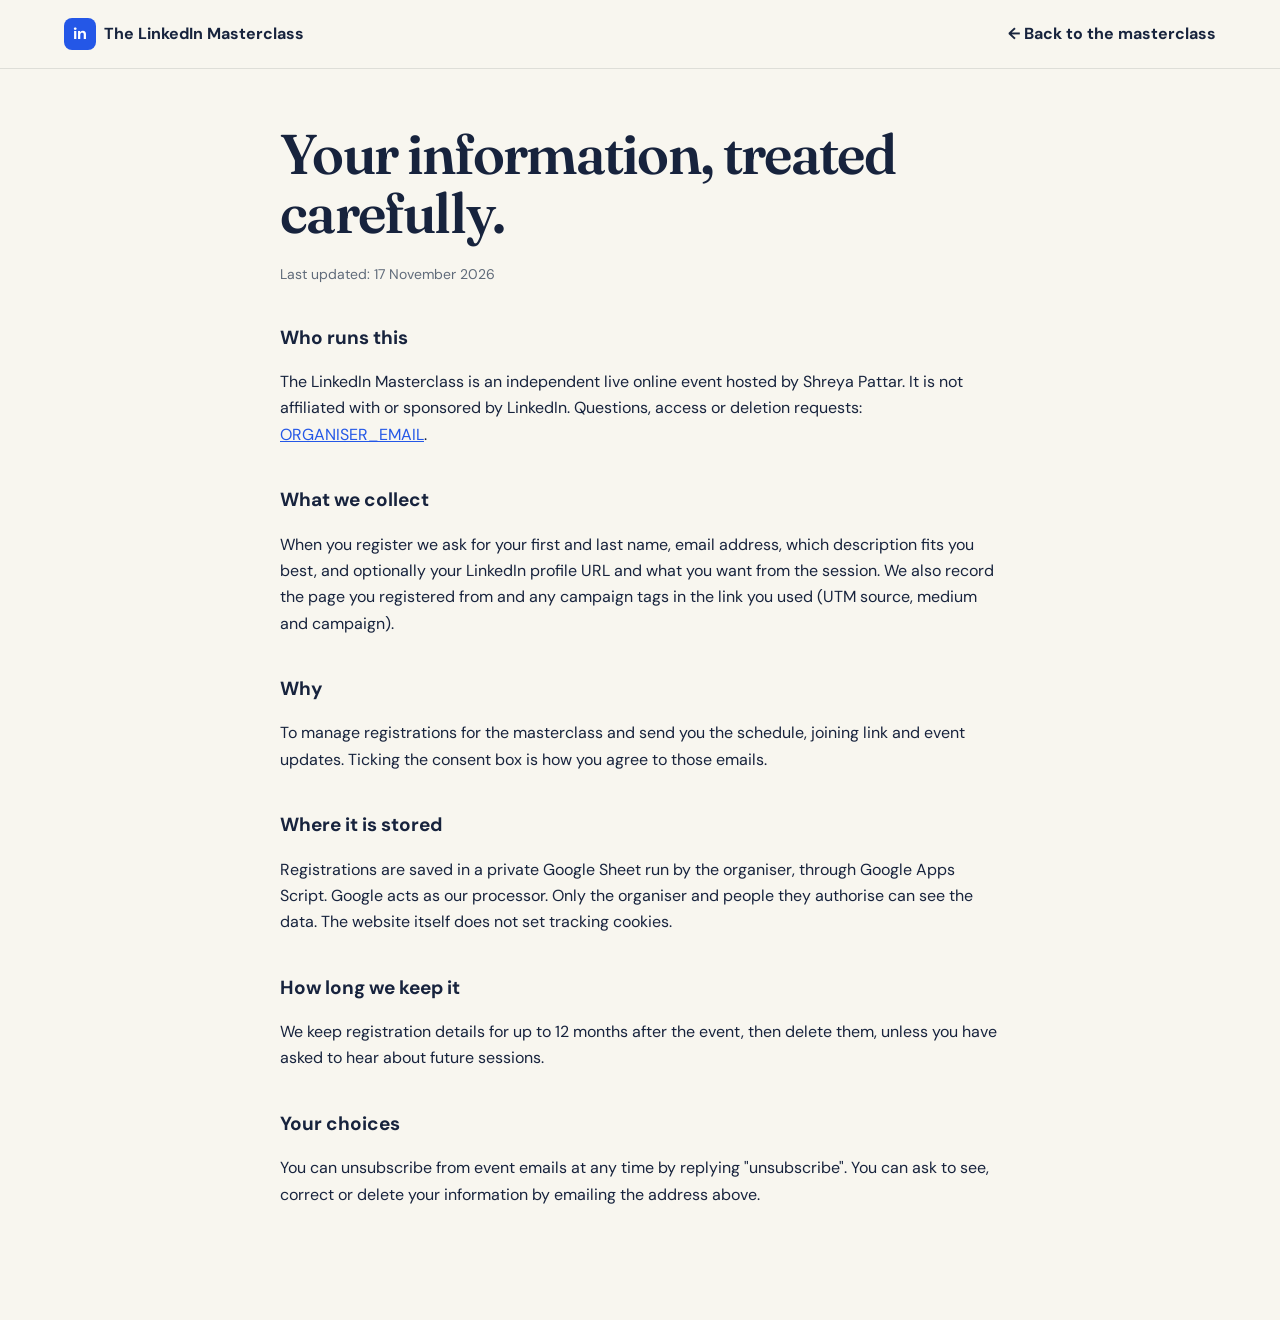
<file: privacy.html>
<!doctype html>
<html lang="en">
<head>
  <meta charset="utf-8" />
  <meta name="viewport" content="width=device-width, initial-scale=1" />
  <title>Privacy notice | The LinkedIn Masterclass</title>
  <link rel="icon" href="assets/favicon.svg" type="image/svg+xml" />
  <link href="https://fonts.googleapis.com/css2?family=DM+Sans:wght@400;500;700;800&family=Fraunces:opsz,wght@9..144,600&display=swap" rel="stylesheet" />
  <style>
    body{margin:0;background:#f8f6ef;color:#17233d;font:16px/1.65 'DM Sans',Arial,sans-serif}
    header{padding:18px max(5vw,16px);border-bottom:1px solid #deded8;display:flex;justify-content:space-between;align-items:center;gap:12px;flex-wrap:wrap}
    header a{color:#17233d;font-weight:700;text-decoration:none}
    .mark{display:inline-flex;width:32px;height:32px;border-radius:8px;background:#2457e7;color:#fff;align-items:center;justify-content:center;margin-right:8px;font-weight:800}
    main{max-width:720px;margin:0 auto;padding:56px max(5vw,16px) 96px}
    h1{font:600 clamp(36px,6vw,56px)/1.05 Fraunces,Georgia,serif;letter-spacing:-.03em;margin:0 0 20px}
    h2{font-size:19px;margin:36px 0 8px}
    a{color:#2457e7}
    .meta{color:#606b7a;font-size:14px}
  </style>
</head>
<body>
  <header><a href="index.html"><span class="mark">in</span>The LinkedIn Masterclass</a><a href="index.html">← Back to the masterclass</a></header>
  <main>
    <h1>Your information, treated carefully.</h1>
    <p class="meta">Last updated: 17 November 2026</p>

    <h2>Who runs this</h2>
    <p>The LinkedIn Masterclass is an independent live online event hosted by Shreya Pattar. It is not affiliated with or sponsored by LinkedIn. Questions, access or deletion requests: <a href="mailto:ORGANISER_EMAIL">ORGANISER_EMAIL</a>.</p>

    <h2>What we collect</h2>
    <p>When you register we ask for your first and last name, email address, which description fits you best, and optionally your LinkedIn profile URL and what you want from the session. We also record the page you registered from and any campaign tags in the link you used (UTM source, medium and campaign).</p>

    <h2>Why</h2>
    <p>To manage registrations for the masterclass and send you the schedule, joining link and event updates. Ticking the consent box is how you agree to those emails.</p>

    <h2>Where it is stored</h2>
    <p>Registrations are saved in a private Google Sheet run by the organiser, through Google Apps Script. Google acts as our processor. Only the organiser and people they authorise can see the data. The website itself does not set tracking cookies.</p>

    <h2>How long we keep it</h2>
    <p>We keep registration details for up to 12 months after the event, then delete them, unless you have asked to hear about future sessions.</p>

    <h2>Your choices</h2>
    <p>You can unsubscribe from event emails at any time by replying "unsubscribe". You can ask to see, correct or delete your information by emailing the address above.</p>
  </main>
</body>
</html>
</file>
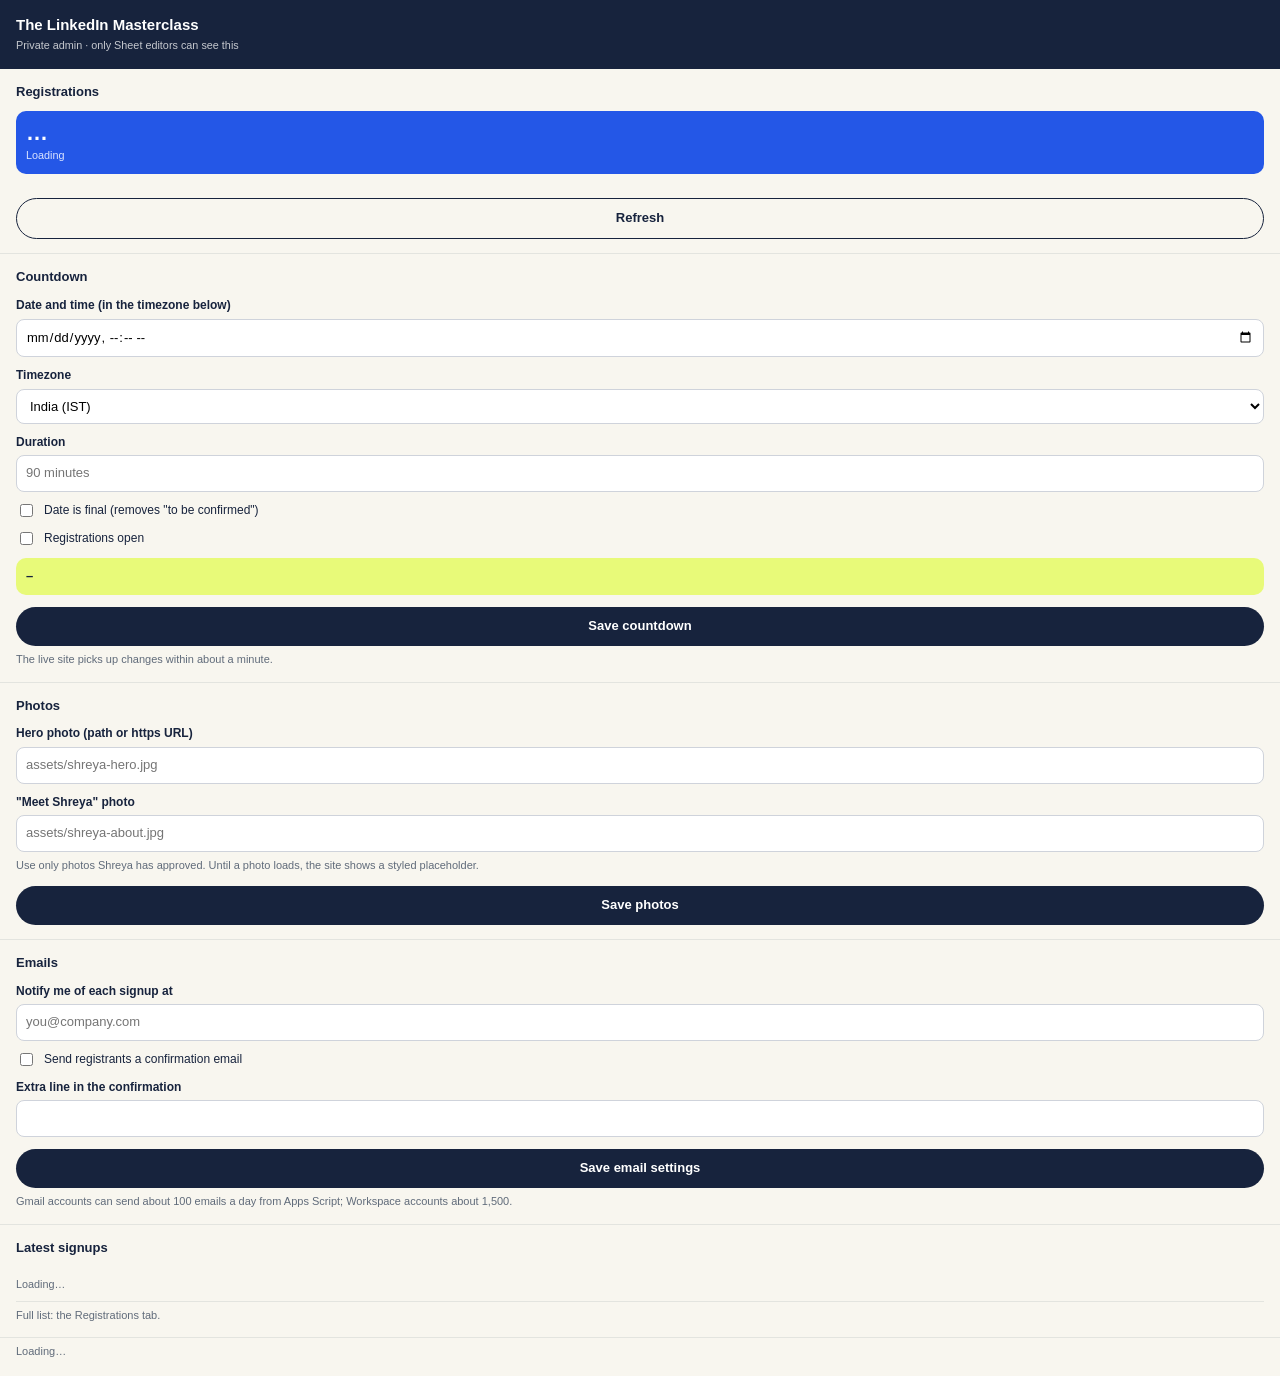
<file: backend/AdminPanel.html>
<!DOCTYPE html>
<html>
<head>
<base target="_top">
<style>
  :root{--ink:#17233d;--blue:#2457e7;--muted:#606b7a;--line:#e3e4df;--lime:#e8fa79;--cream:#f8f6ef}
  *{box-sizing:border-box}
  body{margin:0;font:13px/1.45 'DM Sans',Arial,sans-serif;color:var(--ink);background:var(--cream)}
  header{background:var(--ink);color:#fff;padding:14px 16px}
  header b{font-size:15px;display:block}
  header small{opacity:.75}
  section{padding:14px 16px;border-bottom:1px solid var(--line)}
  h3{margin:0 0 10px;font-size:13px}
  .stats{display:grid;grid-template-columns:1fr 1fr;gap:8px}
  .stat{background:#fff;border:1px solid var(--line);border-radius:10px;padding:10px}
  .stat b{font-size:22px;display:block;line-height:1.1}
  .stat small{color:var(--muted)}
  .stat.big{grid-column:1/-1;background:var(--blue);color:#fff;border:0}
  .stat.big small{color:#dbe4ff}
  .bar{display:flex;align-items:center;gap:8px;margin:5px 0;font-size:12px}
  .bar span:first-child{flex:0 0 120px;overflow:hidden;text-overflow:ellipsis;white-space:nowrap}
  .bar i{display:block;height:8px;background:var(--blue);border-radius:4px}
  .bar em{font-style:normal;color:var(--muted)}
  label{display:block;font-weight:700;font-size:12px;margin:10px 0 4px}
  input,select{width:100%;padding:8px 9px;border:1px solid #cfd3db;border-radius:8px;font:inherit;background:#fff}
  .check{display:flex;gap:8px;align-items:flex-start;font-weight:500;margin-top:10px}
  .check input{width:auto;margin-top:2px}
  button{margin-top:12px;width:100%;padding:10px;border:0;border-radius:999px;background:var(--ink);color:#fff;font:inherit;font-weight:700;cursor:pointer}
  button.ghost{background:transparent;color:var(--ink);border:1px solid var(--ink)}
  button:disabled{opacity:.6}
  .note{color:var(--muted);font-size:11px;margin:6px 0 0}
  .ok{color:#1f6a38}.err{color:#a32828}
  ul{list-style:none;margin:0;padding:0}
  li{padding:7px 0;border-bottom:1px solid var(--line)}
  li b{display:block}
  li small{color:var(--muted)}
  .preview{background:var(--lime);border-radius:10px;padding:9px 10px;margin-top:10px;font-weight:700}
</style>
</head>
<body>
<header><b>The LinkedIn Masterclass</b><small>Private admin · only Sheet editors can see this</small></header>

<section>
  <h3>Registrations</h3>
  <div class="stats" id="stats"><div class="stat big"><b>…</b><small>Loading</small></div></div>
  <div id="roles" style="margin-top:12px"></div>
  <button class="ghost" onclick="load()">Refresh</button>
</section>

<section>
  <h3>Countdown</h3>
  <label for="date">Date and time (in the timezone below)</label>
  <input id="date" type="datetime-local">
  <label for="zone">Timezone</label>
  <select id="zone">
    <option value="Asia/Kolkata">India (IST)</option>
    <option value="Asia/Dubai">Dubai (GST)</option>
    <option value="Asia/Singapore">Singapore (SGT)</option>
    <option value="Europe/London">London (UK)</option>
    <option value="America/New_York">New York (ET)</option>
    <option value="America/Los_Angeles">Los Angeles (PT)</option>
  </select>
  <label for="duration">Duration</label>
  <input id="duration" placeholder="90 minutes">
  <label class="check"><input id="confirmed" type="checkbox"> Date is final (removes "to be confirmed")</label>
  <label class="check"><input id="open" type="checkbox"> Registrations open</label>
  <div class="preview" id="preview">–</div>
  <button id="saveEvent" onclick="saveEvent()">Save countdown</button>
  <p class="note">The live site picks up changes within about a minute.</p>
</section>

<section>
  <h3>Photos</h3>
  <label for="hero">Hero photo (path or https URL)</label>
  <input id="hero" placeholder="assets/shreya-hero.jpg">
  <label for="about">"Meet Shreya" photo</label>
  <input id="about" placeholder="assets/shreya-about.jpg">
  <p class="note">Use only photos Shreya has approved. Until a photo loads, the site shows a styled placeholder.</p>
  <button onclick="savePhotos()">Save photos</button>
</section>

<section>
  <h3>Emails</h3>
  <label for="notify">Notify me of each signup at</label>
  <input id="notify" type="email" placeholder="you@company.com">
  <label class="check"><input id="confirm" type="checkbox"> Send registrants a confirmation email</label>
  <label for="cnote">Extra line in the confirmation</label>
  <input id="cnote">
  <button onclick="saveEmails()">Save email settings</button>
  <p class="note">Gmail accounts can send about 100 emails a day from Apps Script; Workspace accounts about 1,500.</p>
</section>

<section>
  <h3>Latest signups</h3>
  <ul id="recent"><li><small>Loading…</small></li></ul>
  <p class="note">Full list: the Registrations tab.</p>
</section>

<p id="status" class="note" style="padding:0 16px 16px" role="status"></p>

<script>
  const $ = id => document.getElementById(id);
  const esc = s => String(s == null ? '' : s).replace(/[&<>"']/g, c => ({'&':'&amp;','<':'&lt;','>':'&gt;','"':'&quot;',"'":'&#39;'}[c]));
  let S = {};

  function status(t, cls) { $('status').className = 'note ' + (cls || ''); $('status').textContent = t; }

  // Wall-clock time in a timezone -> UTC ISO string.
  function zonedToISO(local, zone) {
    const [d, t] = local.split('T'); const [y, m, day] = d.split('-').map(Number); const [h, mi] = t.split(':').map(Number);
    const want = Date.UTC(y, m - 1, day, h, mi); let utc = want;
    for (let i = 0; i < 3; i++) {
      const p = Object.fromEntries(new Intl.DateTimeFormat('en-US', { timeZone: zone, year: 'numeric', month: '2-digit', day: '2-digit', hour: '2-digit', minute: '2-digit', hourCycle: 'h23' }).formatToParts(new Date(utc)).map(x => [x.type, Number(x.value)]));
      utc += want - Date.UTC(p.year, p.month - 1, p.day, p.hour, p.minute);
    }
    return new Date(utc).toISOString();
  }
  // UTC ISO -> wall clock "YYYY-MM-DDTHH:MM" in a timezone.
  function isoToZoned(iso, zone) {
    const dt = new Date(iso); if (isNaN(dt)) return '';
    const p = Object.fromEntries(new Intl.DateTimeFormat('en-CA', { timeZone: zone, year: 'numeric', month: '2-digit', day: '2-digit', hour: '2-digit', minute: '2-digit', hourCycle: 'h23' }).formatToParts(dt).map(x => [x.type, x.value]));
    return `${p.year}-${p.month}-${p.day}T${p.hour}:${p.minute}`;
  }
  function preview() {
    const v = $('date').value, z = $('zone').value;
    if (!v) { $('preview').textContent = 'Pick a date'; return; }
    const dt = new Date(zonedToISO(v, z));
    const shown = new Intl.DateTimeFormat('en-GB', { weekday: 'short', day: 'numeric', month: 'short', year: 'numeric', hour: 'numeric', minute: '2-digit', timeZone: z, timeZoneName: 'short' }).format(dt);
    const days = Math.max(0, Math.floor((dt - Date.now()) / 86400000));
    $('preview').textContent = shown + (($('confirmed').checked) ? '' : ' (to be confirmed)') + ' · ' + days + ' days away';
  }
  ['date', 'zone', 'confirmed'].forEach(id => $(id).addEventListener('input', preview));
  $('zone').addEventListener('change', () => { if (S.eventDate) { $('date').value = isoToZoned(S.eventDate, $('zone').value); preview(); } });

  function render(data) {
    S = data.settings;
    $('stats').innerHTML =
      `<div class="stat big"><b>${data.total}</b><small>total registrations</small></div>` +
      `<div class="stat"><b>${data.last24}</b><small>last 24 hours</small></div>` +
      `<div class="stat"><b>${data.last7}</b><small>last 7 days</small></div>` +
      `<div class="stat" style="grid-column:1/-1"><b>${data.optIn}</b><small>opted in to updates</small></div>`;
    const entries = Object.entries(data.roles).sort((a, b) => b[1] - a[1]);
    const max = Math.max(1, ...entries.map(e => e[1]));
    $('roles').innerHTML = entries.length ? entries.map(([r, n]) =>
      `<div class="bar"><span title="${esc(r)}">${esc(r)}</span><i style="width:${Math.round(n / max * 100)}px"></i><em>${n}</em></div>`).join('') : '<p class="note">No signups yet.</p>';
    $('recent').innerHTML = data.recent.length ? data.recent.map(r =>
      `<li><b>${esc(r.name)}</b><small>${esc(r.email)} · ${esc(r.role)} · ${new Date(r.at).toLocaleString()}</small></li>`).join('') : '<li><small>No signups yet.</small></li>';
    $('zone').value = S.eventTimeZone || 'Asia/Kolkata';
    $('date').value = isoToZoned(S.eventDate, $('zone').value);
    $('duration').value = S.duration || '';
    $('confirmed').checked = !!S.eventConfirmed;
    $('open').checked = !!S.registrationOpen;
    $('hero').value = S.heroPhoto || '';
    $('about').value = S.aboutPhoto || '';
    $('notify').value = S.notifyEmail || '';
    $('confirm').checked = !!S.sendConfirmation;
    $('cnote').value = S.confirmationNote || '';
    preview();
  }

  function load() {
    status('Loading…');
    google.script.run.withSuccessHandler(d => { render(d); status('Updated ' + new Date().toLocaleTimeString(), 'ok'); })
      .withFailureHandler(e => status(e.message, 'err')).adminGetData();
  }
  function save(changes, label) {
    status('Saving…');
    google.script.run.withSuccessHandler(s => { S = s; status(label + ' saved.', 'ok'); })
      .withFailureHandler(e => status(e.message, 'err')).adminSaveSettings(changes);
  }
  function saveEvent() {
    if (!$('date').value) { status('Pick a date first.', 'err'); return; }
    save({ eventDate: zonedToISO($('date').value, $('zone').value), eventTimeZone: $('zone').value,
      duration: $('duration').value.trim() || '90 minutes', eventConfirmed: $('confirmed').checked,
      registrationOpen: $('open').checked }, 'Countdown');
  }
  function savePhotos() { save({ heroPhoto: $('hero').value.trim(), aboutPhoto: $('about').value.trim() }, 'Photos'); }
  function saveEmails() { save({ notifyEmail: $('notify').value.trim(), sendConfirmation: $('confirm').checked, confirmationNote: $('cnote').value.trim() }, 'Email settings'); }
  load();
</script>
</body>
</html>
</file>
